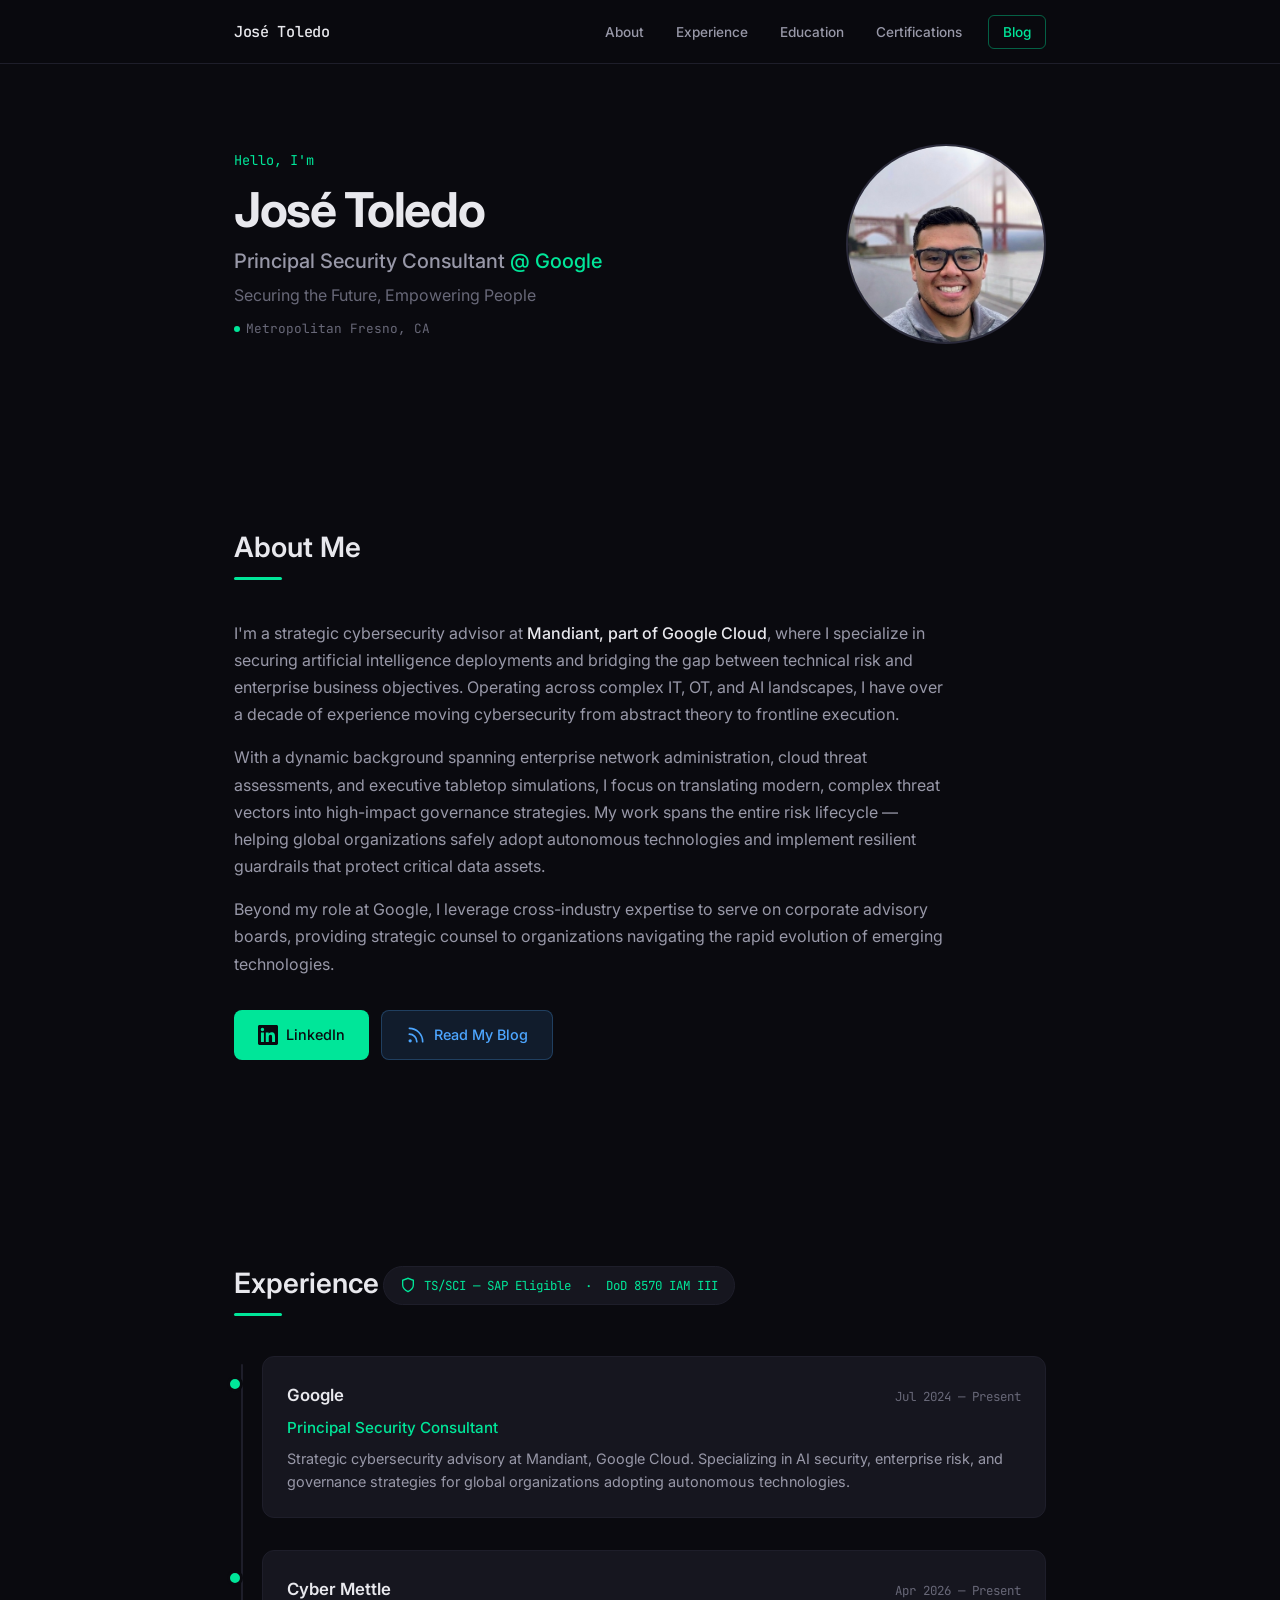
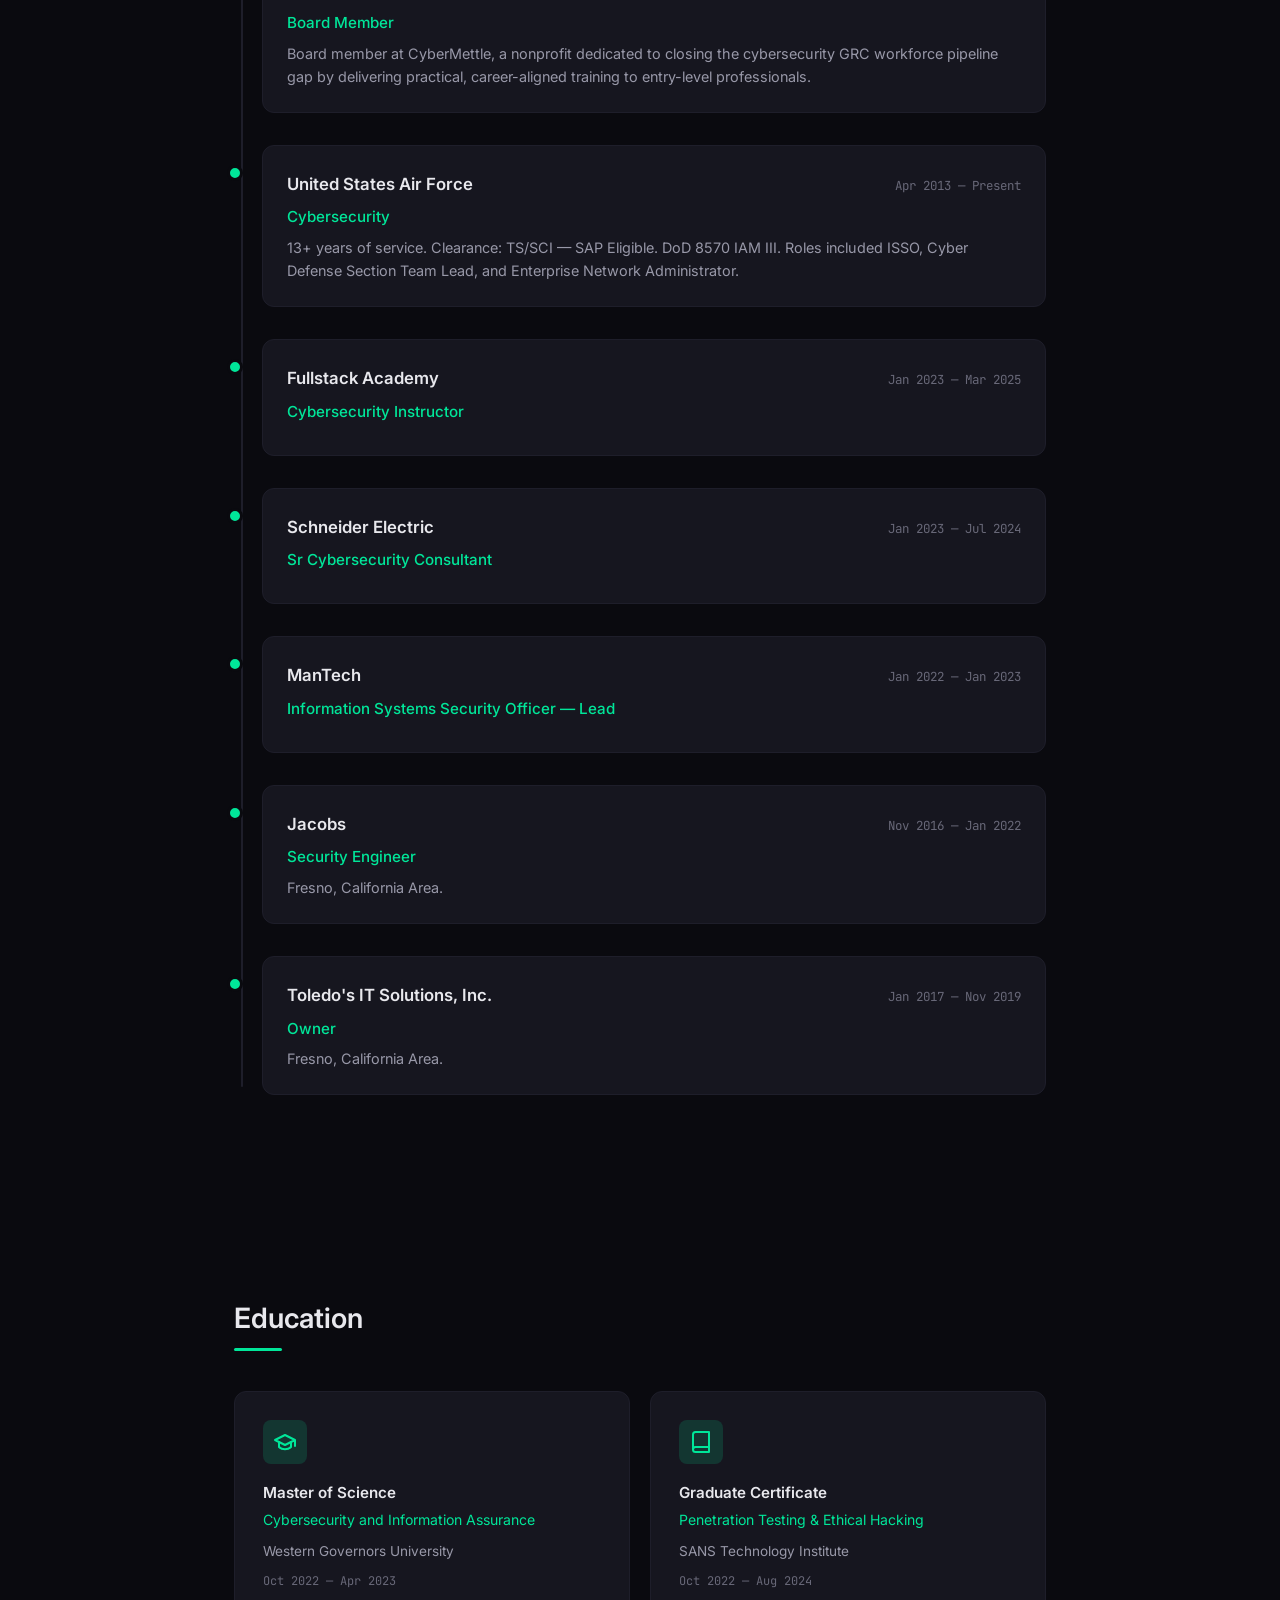
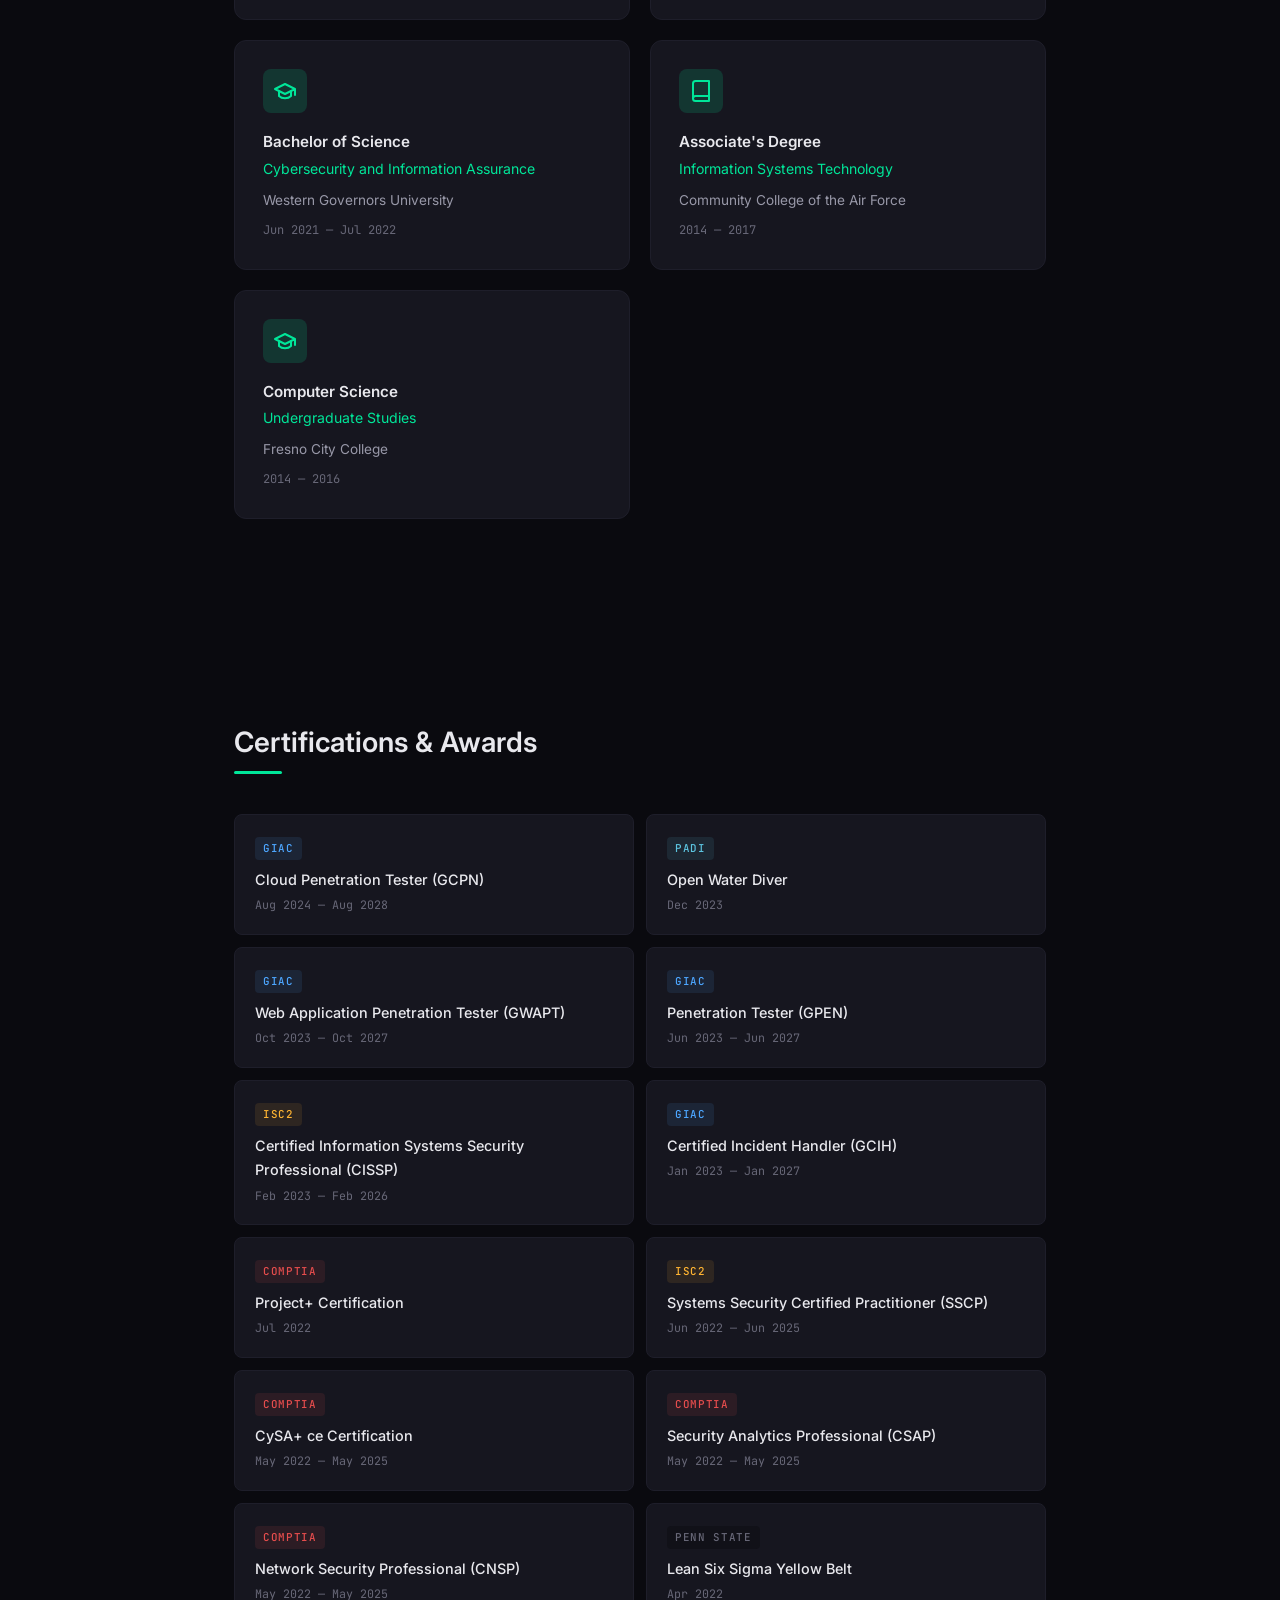
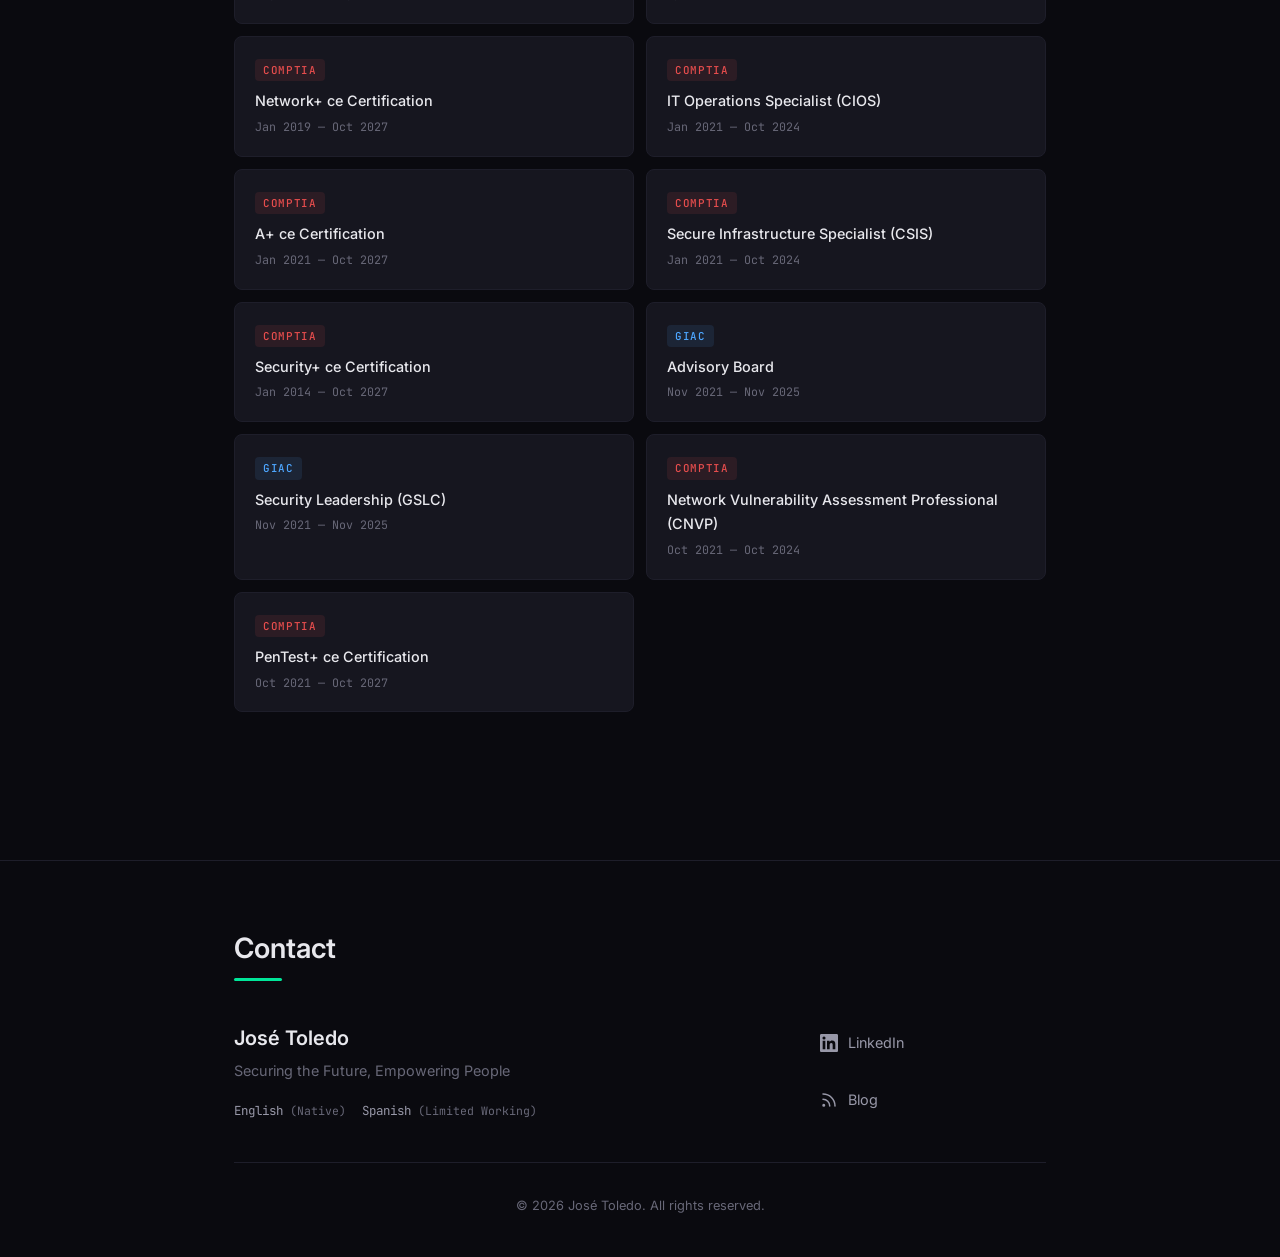
<file: index.html>
<!DOCTYPE html>
<html lang="en">
<head>
  <meta charset="UTF-8">
  <meta name="viewport" content="width=device-width, initial-scale=1.0">
  <meta name="description" content="José Toledo — Principal Security Consultant @ Google. Cybersecurity advisor specializing in AI security, OT, and enterprise risk.">
  <title>José Toledo — Cybersecurity Portfolio</title>
  <link rel="stylesheet" href="assets/css/style.css">
  <link rel="preconnect" href="https://fonts.googleapis.com">
  <link rel="preconnect" href="https://fonts.gstatic.com" crossorigin>
  <link href="https://fonts.googleapis.com/css2?family=Inter:wght@300;400;500;600;700&family=JetBrains+Mono:wght@400;500&display=swap" rel="stylesheet">
</head>
<body>

  <!-- ─── Navigation ─── -->
  <header class="header" id="header">
    <nav class="nav container">
      <a href="#hero" class="nav__logo">José Toledo</a>
      <ul class="nav__list" id="nav-list">
        <li><a href="#about" class="nav__link">About</a></li>
        <li><a href="#experience" class="nav__link">Experience</a></li>
        <li><a href="#education" class="nav__link">Education</a></li>
        <li><a href="#certifications" class="nav__link">Certifications</a></li>
        <li><a href="https://enigmatracer.com" class="nav__link nav__link--cta" target="_blank" rel="noopener">Blog</a></li>
      </ul>
      <button class="nav__toggle" id="nav-toggle" aria-label="Toggle menu">
        <span></span><span></span><span></span>
      </button>
    </nav>
  </header>

  <main>

    <!-- ─── Hero / About Me ─── -->
    <section class="hero section" id="hero">
      <div class="container hero__container">
        <div class="hero__image-wrapper">
          <img src="assets/images/profile.jpg" alt="José Toledo" class="hero__image">
        </div>
        <div class="hero__content">
          <p class="hero__eyebrow">Hello, I'm</p>
          <h1 class="hero__name">José Toledo</h1>
          <h2 class="hero__title">Principal Security Consultant <span class="hero__at">@ Google</span></h2>
          <p class="hero__subtitle">Securing the Future, Empowering People</p>
          <p class="hero__location">Metropolitan Fresno, CA</p>
        </div>
      </div>
    </section>

    <!-- ─── About ─── -->
    <section class="about section" id="about">
      <div class="container">
        <h2 class="section__heading">About Me</h2>
        <div class="about__text">
          <p>
            I'm a strategic cybersecurity advisor at <strong>Mandiant, part of Google Cloud</strong>, where I specialize in
            securing artificial intelligence deployments and bridging the gap between technical risk and enterprise
            business objectives. Operating across complex IT, OT, and AI landscapes, I have over a decade of experience
            moving cybersecurity from abstract theory to frontline execution.
          </p>
          <p>
            With a dynamic background spanning enterprise network administration, cloud threat assessments, and executive
            tabletop simulations, I focus on translating modern, complex threat vectors into high-impact governance
            strategies. My work spans the entire risk lifecycle — helping global organizations safely adopt autonomous
            technologies and implement resilient guardrails that protect critical data assets.
          </p>
          <p>
            Beyond my role at Google, I leverage cross-industry expertise to serve on corporate advisory boards, providing
            strategic counsel to organizations navigating the rapid evolution of emerging technologies.
          </p>
        </div>
        <div class="about__actions">
          <a href="https://www.linkedin.com/in/josemtoledo" class="btn btn--primary" target="_blank" rel="noopener">
            <svg width="20" height="20" viewBox="0 0 24 24" fill="currentColor"><path d="M20.447 20.452h-3.554v-5.569c0-1.328-.027-3.037-1.852-3.037-1.853 0-2.136 1.445-2.136 2.939v5.667H9.351V9h3.414v1.561h.046c.477-.9 1.637-1.85 3.37-1.85 3.601 0 4.267 2.37 4.267 5.455v6.286zM5.337 7.433a2.062 2.062 0 0 1-2.063-2.065 2.064 2.064 0 1 1 2.063 2.065zm1.782 13.019H3.555V9h3.564v11.452zM22.225 0H1.771C.792 0 0 .774 0 1.729v20.542C0 23.227.792 24 1.771 24h20.451C23.2 24 24 23.227 24 22.271V1.729C24 .774 23.2 0 22.222 0h.003z"/></svg>
            LinkedIn
          </a>
          <a href="https://enigmatracer.com" class="btn btn--blog" target="_blank" rel="noopener">
            <svg width="20" height="20" viewBox="0 0 24 24" fill="none" stroke="currentColor" stroke-width="2" stroke-linecap="round" stroke-linejoin="round"><path d="M4 11a9 9 0 0 1 9 9"/><path d="M4 4a16 16 0 0 1 16 16"/><circle cx="5" cy="19" r="1"/></svg>
            Read My Blog
          </a>
        </div>
      </div>
    </section>

    <!-- ─── Experience ─── -->
    <section class="experience section" id="experience">
      <div class="container">
        <h2 class="section__heading">Experience</h2>

        <!-- Clearance badge -->
        <div class="clearance-badge">
          <svg width="16" height="16" viewBox="0 0 24 24" fill="none" stroke="currentColor" stroke-width="2"><path d="M12 22s8-4 8-10V5l-8-3-8 3v7c0 6 8 10 8 10z"/></svg>
          TS/SCI — SAP Eligible &nbsp;·&nbsp; DoD 8570 IAM III
        </div>

        <div class="timeline">

          <!-- Google — Principal -->
          <div class="timeline__item">
            <div class="timeline__dot"></div>
            <div class="timeline__card">
              <div class="timeline__header">
                <h3 class="timeline__company">Google</h3>
                <span class="timeline__date">Jul 2024 — Present</span>
              </div>
              <p class="timeline__role">Principal Security Consultant</p>
              <p class="timeline__date timeline__date--mobile">Nov 2025 — Present</p>
              <p class="timeline__desc">Strategic cybersecurity advisory at Mandiant, Google Cloud. Specializing in AI security, enterprise risk, and governance strategies for global organizations adopting autonomous technologies.</p>
            </div>
          </div>

          <!-- Cyber Mettle -->
          <div class="timeline__item">
            <div class="timeline__dot"></div>
            <div class="timeline__card">
              <div class="timeline__header">
                <h3 class="timeline__company">Cyber Mettle</h3>
                <span class="timeline__date">Apr 2026 — Present</span>
              </div>
              <p class="timeline__role">Board Member</p>
              <p class="timeline__desc">Board member at CyberMettle, a nonprofit dedicated to closing the cybersecurity GRC workforce pipeline gap by delivering practical, career-aligned training to entry-level professionals.</p>
            </div>
          </div>

          <!-- USAF -->
          <div class="timeline__item">
            <div class="timeline__dot"></div>
            <div class="timeline__card">
              <div class="timeline__header">
                <h3 class="timeline__company">United States Air Force</h3>
                <span class="timeline__date">Apr 2013 — Present</span>
              </div>
              <p class="timeline__role">Cybersecurity</p>
              <p class="timeline__desc">13+ years of service. Clearance: TS/SCI — SAP Eligible. DoD 8570 IAM III. Roles included ISSO, Cyber Defense Section Team Lead, and Enterprise Network Administrator.</p>
            </div>
          </div>

          <!-- Fullstack Academy -->
          <div class="timeline__item">
            <div class="timeline__dot"></div>
            <div class="timeline__card">
              <div class="timeline__header">
                <h3 class="timeline__company">Fullstack Academy</h3>
                <span class="timeline__date">Jan 2023 — Mar 2025</span>
              </div>
              <p class="timeline__role">Cybersecurity Instructor</p>
            </div>
          </div>

          <!-- Schneider Electric -->
          <div class="timeline__item">
            <div class="timeline__dot"></div>
            <div class="timeline__card">
              <div class="timeline__header">
                <h3 class="timeline__company">Schneider Electric</h3>
                <span class="timeline__date">Jan 2023 — Jul 2024</span>
              </div>
              <p class="timeline__role">Sr Cybersecurity Consultant</p>
            </div>
          </div>

          <!-- ManTech -->
          <div class="timeline__item">
            <div class="timeline__dot"></div>
            <div class="timeline__card">
              <div class="timeline__header">
                <h3 class="timeline__company">ManTech</h3>
                <span class="timeline__date">Jan 2022 — Jan 2023</span>
              </div>
              <p class="timeline__role">Information Systems Security Officer — Lead</p>
            </div>
          </div>

          <!-- Jacobs -->
          <div class="timeline__item">
            <div class="timeline__dot"></div>
            <div class="timeline__card">
              <div class="timeline__header">
                <h3 class="timeline__company">Jacobs</h3>
                <span class="timeline__date">Nov 2016 — Jan 2022</span>
              </div>
              <p class="timeline__role">Security Engineer</p>
              <p class="timeline__desc">Fresno, California Area.</p>
            </div>
          </div>

          <!-- Toledo's IT Solutions -->
          <div class="timeline__item">
            <div class="timeline__dot"></div>
            <div class="timeline__card">
              <div class="timeline__header">
                <h3 class="timeline__company">Toledo's IT Solutions, Inc.</h3>
                <span class="timeline__date">Jan 2017 — Nov 2019</span>
              </div>
              <p class="timeline__role">Owner</p>
              <p class="timeline__desc">Fresno, California Area.</p>
            </div>
          </div>

        </div>
      </div>
    </section>

    <!-- ─── Education ─── -->
    <section class="education section" id="education">
      <div class="container">
        <h2 class="section__heading">Education</h2>
        <div class="education__grid">

          <div class="education__card">
            <div class="education__icon">
              <svg width="24" height="24" viewBox="0 0 24 24" fill="none" stroke="currentColor" stroke-width="2" stroke-linecap="round" stroke-linejoin="round"><path d="M22 10v6M2 10l10-5 10 5-10 5z"/><path d="M6 12v5c3 3 9 3 12 0v-5"/></svg>
            </div>
            <h3 class="education__degree">Master of Science</h3>
            <p class="education__field">Cybersecurity and Information Assurance</p>
            <p class="education__school">Western Governors University</p>
            <p class="education__date">Oct 2022 — Apr 2023</p>
          </div>

          <div class="education__card">
            <div class="education__icon">
              <svg width="24" height="24" viewBox="0 0 24 24" fill="none" stroke="currentColor" stroke-width="2" stroke-linecap="round" stroke-linejoin="round"><path d="M4 19.5A2.5 2.5 0 0 1 6.5 17H20"/><path d="M6.5 2H20v20H6.5A2.5 2.5 0 0 1 4 19.5v-15A2.5 2.5 0 0 1 6.5 2z"/></svg>
            </div>
            <h3 class="education__degree">Graduate Certificate</h3>
            <p class="education__field">Penetration Testing &amp; Ethical Hacking</p>
            <p class="education__school">SANS Technology Institute</p>
            <p class="education__date">Oct 2022 — Aug 2024</p>
          </div>

          <div class="education__card">
            <div class="education__icon">
              <svg width="24" height="24" viewBox="0 0 24 24" fill="none" stroke="currentColor" stroke-width="2" stroke-linecap="round" stroke-linejoin="round"><path d="M22 10v6M2 10l10-5 10 5-10 5z"/><path d="M6 12v5c3 3 9 3 12 0v-5"/></svg>
            </div>
            <h3 class="education__degree">Bachelor of Science</h3>
            <p class="education__field">Cybersecurity and Information Assurance</p>
            <p class="education__school">Western Governors University</p>
            <p class="education__date">Jun 2021 — Jul 2022</p>
          </div>

          <div class="education__card">
            <div class="education__icon">
              <svg width="24" height="24" viewBox="0 0 24 24" fill="none" stroke="currentColor" stroke-width="2" stroke-linecap="round" stroke-linejoin="round"><path d="M4 19.5A2.5 2.5 0 0 1 6.5 17H20"/><path d="M6.5 2H20v20H6.5A2.5 2.5 0 0 1 4 19.5v-15A2.5 2.5 0 0 1 6.5 2z"/></svg>
            </div>
            <h3 class="education__degree">Associate's Degree</h3>
            <p class="education__field">Information Systems Technology</p>
            <p class="education__school">Community College of the Air Force</p>
            <p class="education__date">2014 — 2017</p>
          </div>

          <div class="education__card">
            <div class="education__icon">
              <svg width="24" height="24" viewBox="0 0 24 24" fill="none" stroke="currentColor" stroke-width="2" stroke-linecap="round" stroke-linejoin="round"><path d="M22 10v6M2 10l10-5 10 5-10 5z"/><path d="M6 12v5c3 3 9 3 12 0v-5"/></svg>
            </div>
            <h3 class="education__degree">Computer Science</h3>
            <p class="education__field">Undergraduate Studies</p>
            <p class="education__school">Fresno City College</p>
            <p class="education__date">2014 — 2016</p>
          </div>

        </div>
      </div>
    </section>

    <!-- ─── Certifications & Awards ─── -->
    <section class="certifications section" id="certifications">
      <div class="container">
        <h2 class="section__heading">Certifications &amp; Awards</h2>

        <!-- Certifications grid -->
        <div class="certs-grid-all">

          <div class="certs-card">
            <div class="certs-card__issuer certs-card__issuer--giac">GIAC</div>
            <h3 class="certs-card__name">Cloud Penetration Tester (GCPN)</h3>
            <p class="certs-card__date">Aug 2024 — Aug 2028</p>
          </div>

          <div class="certs-card">
            <div class="certs-card__issuer certs-card__issuer--padi">PADI</div>
            <h3 class="certs-card__name">Open Water Diver</h3>
            <p class="certs-card__date">Dec 2023</p>
          </div>

          <div class="certs-card">
            <div class="certs-card__issuer certs-card__issuer--giac">GIAC</div>
            <h3 class="certs-card__name">Web Application Penetration Tester (GWAPT)</h3>
            <p class="certs-card__date">Oct 2023 — Oct 2027</p>
          </div>

          <div class="certs-card">
            <div class="certs-card__issuer certs-card__issuer--giac">GIAC</div>
            <h3 class="certs-card__name">Penetration Tester (GPEN)</h3>
            <p class="certs-card__date">Jun 2023 — Jun 2027</p>
          </div>

          <div class="certs-card">
            <div class="certs-card__issuer certs-card__issuer--isc2">ISC2</div>
            <h3 class="certs-card__name">Certified Information Systems Security Professional (CISSP)</h3>
            <p class="certs-card__date">Feb 2023 — Feb 2026</p>
          </div>

          <div class="certs-card">
            <div class="certs-card__issuer certs-card__issuer--giac">GIAC</div>
            <h3 class="certs-card__name">Certified Incident Handler (GCIH)</h3>
            <p class="certs-card__date">Jan 2023 — Jan 2027</p>
          </div>

          <div class="certs-card">
            <div class="certs-card__issuer certs-card__issuer--comptia">CompTIA</div>
            <h3 class="certs-card__name">Project+ Certification</h3>
            <p class="certs-card__date">Jul 2022</p>
          </div>

          <div class="certs-card">
            <div class="certs-card__issuer certs-card__issuer--isc2">ISC2</div>
            <h3 class="certs-card__name">Systems Security Certified Practitioner (SSCP)</h3>
            <p class="certs-card__date">Jun 2022 — Jun 2025</p>
          </div>

          <div class="certs-card">
            <div class="certs-card__issuer certs-card__issuer--comptia">CompTIA</div>
            <h3 class="certs-card__name">CySA+ ce Certification</h3>
            <p class="certs-card__date">May 2022 — May 2025</p>
          </div>

          <div class="certs-card">
            <div class="certs-card__issuer certs-card__issuer--comptia">CompTIA</div>
            <h3 class="certs-card__name">Security Analytics Professional (CSAP)</h3>
            <p class="certs-card__date">May 2022 — May 2025</p>
          </div>

          <div class="certs-card">
            <div class="certs-card__issuer certs-card__issuer--comptia">CompTIA</div>
            <h3 class="certs-card__name">Network Security Professional (CNSP)</h3>
            <p class="certs-card__date">May 2022 — May 2025</p>
          </div>

          <div class="certs-card">
            <div class="certs-card__issuer certs-card__issuer--other">Penn State</div>
            <h3 class="certs-card__name">Lean Six Sigma Yellow Belt</h3>
            <p class="certs-card__date">Apr 2022</p>
          </div>

          <div class="certs-card">
            <div class="certs-card__issuer certs-card__issuer--comptia">CompTIA</div>
            <h3 class="certs-card__name">Network+ ce Certification</h3>
            <p class="certs-card__date">Jan 2019 — Oct 2027</p>
          </div>

          <div class="certs-card">
            <div class="certs-card__issuer certs-card__issuer--comptia">CompTIA</div>
            <h3 class="certs-card__name">IT Operations Specialist (CIOS)</h3>
            <p class="certs-card__date">Jan 2021 — Oct 2024</p>
          </div>

          <div class="certs-card">
            <div class="certs-card__issuer certs-card__issuer--comptia">CompTIA</div>
            <h3 class="certs-card__name">A+ ce Certification</h3>
            <p class="certs-card__date">Jan 2021 — Oct 2027</p>
          </div>

          <div class="certs-card">
            <div class="certs-card__issuer certs-card__issuer--comptia">CompTIA</div>
            <h3 class="certs-card__name">Secure Infrastructure Specialist (CSIS)</h3>
            <p class="certs-card__date">Jan 2021 — Oct 2024</p>
          </div>

          <div class="certs-card">
            <div class="certs-card__issuer certs-card__issuer--comptia">CompTIA</div>
            <h3 class="certs-card__name">Security+ ce Certification</h3>
            <p class="certs-card__date">Jan 2014 — Oct 2027</p>
          </div>

          <div class="certs-card">
            <div class="certs-card__issuer certs-card__issuer--giac">GIAC</div>
            <h3 class="certs-card__name">Advisory Board</h3>
            <p class="certs-card__date">Nov 2021 — Nov 2025</p>
          </div>

          <div class="certs-card">
            <div class="certs-card__issuer certs-card__issuer--giac">GIAC</div>
            <h3 class="certs-card__name">Security Leadership (GSLC)</h3>
            <p class="certs-card__date">Nov 2021 — Nov 2025</p>
          </div>

          <div class="certs-card">
            <div class="certs-card__issuer certs-card__issuer--comptia">CompTIA</div>
            <h3 class="certs-card__name">Network Vulnerability Assessment Professional (CNVP)</h3>
            <p class="certs-card__date">Oct 2021 — Oct 2024</p>
          </div>

          <div class="certs-card">
            <div class="certs-card__issuer certs-card__issuer--comptia">CompTIA</div>
            <h3 class="certs-card__name">PenTest+ ce Certification</h3>
            <p class="certs-card__date">Oct 2021 — Oct 2027</p>
          </div>

        </div>


      </div>
    </section>

  </main>

  <!-- ─── Footer / Contact ─── -->
  <footer class="footer section" id="contact">
    <div class="container">
      <h2 class="section__heading">Contact</h2>
      <div class="footer__grid">
        <div class="footer__info">
          <p class="footer__name">José Toledo</p>
          <p class="footer__tagline">Securing the Future, Empowering People</p>
          <div class="footer__languages">
            <span>English <small>(Native)</small></span>
            <span>Spanish <small>(Limited Working)</small></span>
          </div>
        </div>
        <div class="footer__links">
          <a href="https://www.linkedin.com/in/josemtoledo" class="footer__link" target="_blank" rel="noopener">
            <svg width="18" height="18" viewBox="0 0 24 24" fill="currentColor"><path d="M20.447 20.452h-3.554v-5.569c0-1.328-.027-3.037-1.852-3.037-1.853 0-2.136 1.445-2.136 2.939v5.667H9.351V9h3.414v1.561h.046c.477-.9 1.637-1.85 3.37-1.85 3.601 0 4.267 2.37 4.267 5.455v6.286zM5.337 7.433a2.062 2.062 0 0 1-2.063-2.065 2.064 2.064 0 1 1 2.063 2.065zm1.782 13.019H3.555V9h3.564v11.452zM22.225 0H1.771C.792 0 0 .774 0 1.729v20.542C0 23.227.792 24 1.771 24h20.451C23.2 24 24 23.227 24 22.271V1.729C24 .774 23.2 0 22.222 0h.003z"/></svg>
            LinkedIn
          </a>
          <a href="https://enigmatracer.com" class="footer__link" target="_blank" rel="noopener">
            <svg width="18" height="18" viewBox="0 0 24 24" fill="none" stroke="currentColor" stroke-width="2" stroke-linecap="round" stroke-linejoin="round"><path d="M4 11a9 9 0 0 1 9 9"/><path d="M4 4a16 16 0 0 1 16 16"/><circle cx="5" cy="19" r="1"/></svg>
            Blog
          </a>
        </div>
      </div>
      <div class="footer__bottom">
        <p>&copy; <span id="current-year"></span> José Toledo. All rights reserved.</p>
      </div>
    </div>
  </footer>

  <script src="assets/js/main.js"></script>
</body>
</html>
</file>
<file: assets/css/style.css>
/* ═══════════════════════════════════════════════
   José Toledo — Portfolio Styles
   Dark & Minimal — Cybersecurity Professional
   ═══════════════════════════════════════════════ */

/* ─── CSS Variables ─── */
:root {
  --bg-primary: #0a0a0f;
  --bg-secondary: #111118;
  --bg-card: #16161f;
  --bg-card-hover: #1c1c28;
  --text-primary: #e8e8ed;
  --text-secondary: #9898a8;
  --text-muted: #686878;
  --accent: #00e699;
  --accent-glow: rgba(0, 230, 153, 0.15);
  --accent-dim: rgba(0, 230, 153, 0.4);
  --border: #1e1e2a;
  --border-light: #2a2a3a;
  --radius: 8px;
  --radius-lg: 12px;
  --font-sans: 'Inter', system-ui, -apple-system, sans-serif;
  --font-mono: 'JetBrains Mono', 'SF Mono', monospace;
  --transition: 200ms ease;
  --max-width: 860px;
  --nav-height: 64px;
}

/* ─── Reset & Base ─── */
*, *::before, *::after { box-sizing: border-box; margin: 0; padding: 0; }

html {
  scroll-behavior: smooth;
  scroll-padding-top: var(--nav-height);
}

body {
  font-family: var(--font-sans);
  background: var(--bg-primary);
  color: var(--text-primary);
  line-height: 1.7;
  -webkit-font-smoothing: antialiased;
  -moz-osx-font-smoothing: grayscale;
}

a { color: inherit; text-decoration: none; }
ul { list-style: none; }
img { max-width: 100%; display: block; }

.container {
  width: 100%;
  max-width: var(--max-width);
  margin: 0 auto;
  padding: 0 24px;
}

.section {
  padding: 100px 0;
}

/* ─── Section Headings ─── */
.section__heading {
  font-size: 1.75rem;
  font-weight: 600;
  color: var(--text-primary);
  margin-bottom: 48px;
  position: relative;
  display: inline-block;
}

.section__heading::after {
  content: '';
  position: absolute;
  bottom: -8px;
  left: 0;
  width: 48px;
  height: 3px;
  background: var(--accent);
  border-radius: 2px;
}

/* ─── Navigation ─── */
.header {
  position: fixed;
  top: 0;
  left: 0;
  width: 100%;
  height: var(--nav-height);
  background: rgba(10, 10, 15, 0.85);
  backdrop-filter: blur(12px);
  -webkit-backdrop-filter: blur(12px);
  border-bottom: 1px solid var(--border);
  z-index: 100;
  transition: background var(--transition), border-color var(--transition);
}

.header--scrolled {
  background: rgba(10, 10, 15, 0.95);
  border-bottom-color: var(--border-light);
}

.nav {
  display: flex;
  align-items: center;
  justify-content: space-between;
  height: 100%;
}

.nav__logo {
  font-family: var(--font-mono);
  font-size: 0.95rem;
  font-weight: 500;
  color: var(--text-primary);
  letter-spacing: -0.02em;
  transition: color var(--transition);
}

.nav__logo:hover { color: var(--accent); }

.nav__list {
  display: flex;
  align-items: center;
  gap: 4px;
}

.nav__link {
  padding: 8px 14px;
  font-size: 0.85rem;
  font-weight: 500;
  color: var(--text-secondary);
  border-radius: 6px;
  transition: color var(--transition), background var(--transition);
}

.nav__link:hover {
  color: var(--text-primary);
  background: var(--bg-card);
}

.nav__link--cta {
  color: var(--accent);
  border: 1px solid var(--accent-dim);
  margin-left: 8px;
}

.nav__link--cta:hover {
  background: var(--accent-glow);
  border-color: var(--accent);
}

.nav__link--blog {
  font-family: var(--font-mono);
  font-size: 0.8rem;
}

/* Hamburger */
.nav__toggle {
  display: none;
  flex-direction: column;
  gap: 5px;
  background: none;
  border: none;
  cursor: pointer;
  padding: 4px;
  z-index: 101;
}

.nav__toggle span {
  display: block;
  width: 22px;
  height: 2px;
  background: var(--text-primary);
  border-radius: 2px;
  transition: transform var(--transition), opacity var(--transition);
}

.nav__toggle.active span:nth-child(1) { transform: translateY(7px) rotate(45deg); }
.nav__toggle.active span:nth-child(2) { opacity: 0; }
.nav__toggle.active span:nth-child(3) { transform: translateY(-7px) rotate(-45deg); }

/* ─── Hero ─── */
.hero {
  padding-top: calc(var(--nav-height) + 80px);
  padding-bottom: 80px;
}

.hero__container {
  display: flex;
  flex-direction: row-reverse;
  align-items: center;
  gap: 56px;
}

.hero__content { flex: 1; }

.hero__eyebrow {
  font-family: var(--font-mono);
  font-size: 0.85rem;
  color: var(--accent);
  margin-bottom: 12px;
}

.hero__name {
  font-size: 3rem;
  font-weight: 700;
  line-height: 1.1;
  letter-spacing: -0.03em;
  margin-bottom: 8px;
}

.hero__title {
  font-size: 1.25rem;
  font-weight: 500;
  color: var(--text-secondary);
  margin-bottom: 4px;
}

.hero__at { color: var(--accent); }

.hero__subtitle {
  font-size: 1rem;
  color: var(--text-muted);
  margin-bottom: 8px;
}

.hero__location {
  font-family: var(--font-mono);
  font-size: 0.8rem;
  color: var(--text-muted);
  display: flex;
  align-items: center;
  gap: 6px;
}

.hero__location::before {
  content: '';
  display: inline-block;
  width: 6px;
  height: 6px;
  background: var(--accent);
  border-radius: 50%;
}

/* Profile image */
.hero__image-wrapper {
  flex-shrink: 0;
}

.hero__image {
  width: 200px;
  height: 200px;
  border-radius: 50%;
  object-fit: cover;
  border: 2px solid var(--border-light);
}

/* ─── About ─── */
.about__text {
  max-width: 720px;
}

.about__text p {
  color: var(--text-secondary);
  margin-bottom: 16px;
  font-size: 1rem;
}

.about__text p:last-child { margin-bottom: 0; }

.about__text strong { color: var(--text-primary); font-weight: 500; }

.about__actions {
  display: flex;
  gap: 12px;
  margin-top: 32px;
}

/* ─── Buttons ─── */
.btn {
  display: inline-flex;
  align-items: center;
  gap: 8px;
  padding: 12px 24px;
  font-size: 0.9rem;
  font-weight: 500;
  font-family: var(--font-sans);
  border-radius: var(--radius);
  transition: all var(--transition);
  cursor: pointer;
}

.btn--primary {
  background: var(--accent);
  color: #0a0a0f;
  border: none;
}

.btn--primary:hover {
  box-shadow: 0 0 24px var(--accent-glow);
  transform: translateY(-1px);
}

.btn--secondary {
  background: transparent;
  color: var(--text-primary);
  border: 1px solid var(--border-light);
}

.btn--secondary:hover {
  border-color: var(--accent-dim);
  background: var(--bg-card);
}

.btn--blog {
  background: rgba(77, 166, 255, 0.12);
  color: #4da6ff;
  border: 1px solid rgba(77, 166, 255, 0.25);
}

.btn--blog:hover {
  background: rgba(77, 166, 255, 0.2);
  border-color: rgba(77, 166, 255, 0.5);
  box-shadow: 0 0 20px rgba(77, 166, 255, 0.12);
  transform: translateY(-1px);
}

/* ─── Clearance Badge ─── */
.clearance-badge {
  display: inline-flex;
  align-items: center;
  gap: 8px;
  padding: 8px 16px;
  background: var(--bg-card);
  border: 1px solid var(--border);
  border-radius: 20px;
  font-family: var(--font-mono);
  font-size: 0.78rem;
  color: var(--accent);
  margin-bottom: 40px;
}

/* ─── Timeline (Experience) ─── */
.timeline {
  position: relative;
  padding-left: 28px;
}

.timeline::before {
  content: '';
  position: absolute;
  left: 7px;
  top: 8px;
  bottom: 8px;
  width: 2px;
  background: var(--border);
  border-radius: 1px;
}

.timeline__item {
  position: relative;
  margin-bottom: 32px;
}

.timeline__item:last-child { margin-bottom: 0; }

.timeline__dot {
  position: absolute;
  left: -28px;
  top: 20px;
  width: 16px;
  height: 16px;
  border-radius: 50%;
  background: var(--accent);
  border: 3px solid var(--bg-primary);
  transform: translateX(-7px);
  z-index: 1;
}

.timeline__dot--small {
  width: 10px;
  height: 10px;
  top: 23px;
  transform: translateX(-4px);
  background: var(--text-muted);
  border-width: 2px;
}

.timeline__card {
  background: var(--bg-card);
  border: 1px solid var(--border);
  border-radius: var(--radius-lg);
  padding: 24px;
  transition: border-color var(--transition), background var(--transition);
}

.timeline__card:hover {
  border-color: var(--border-light);
  background: var(--bg-card-hover);
}

.timeline__header {
  display: flex;
  justify-content: space-between;
  align-items: baseline;
  gap: 16px;
  margin-bottom: 6px;
  flex-wrap: wrap;
}

.timeline__company {
  font-size: 1.05rem;
  font-weight: 600;
  color: var(--text-primary);
}

.timeline__date {
  font-family: var(--font-mono);
  font-size: 0.78rem;
  color: var(--text-muted);
  white-space: nowrap;
}

.timeline__date--mobile { display: none; }

.timeline__role {
  font-size: 0.95rem;
  font-weight: 500;
  color: var(--accent);
  margin-bottom: 6px;
}

.timeline__desc {
  font-size: 0.9rem;
  color: var(--text-secondary);
  margin-top: 4px;
  line-height: 1.6;
}

/* ─── Education ─── */
.education__grid {
  display: grid;
  grid-template-columns: repeat(auto-fill, minmax(260px, 1fr));
  gap: 20px;
}

.education__card {
  background: var(--bg-card);
  border: 1px solid var(--border);
  border-radius: var(--radius-lg);
  padding: 28px;
  transition: border-color var(--transition), background var(--transition);
}

.education__card:hover {
  border-color: var(--border-light);
  background: var(--bg-card-hover);
}

.education__icon {
  width: 44px;
  height: 44px;
  border-radius: var(--radius);
  background: var(--accent-glow);
  color: var(--accent);
  display: flex;
  align-items: center;
  justify-content: center;
  margin-bottom: 16px;
}

.education__degree {
  font-size: 0.95rem;
  font-weight: 600;
  color: var(--text-primary);
  margin-bottom: 2px;
}

.education__field {
  font-size: 0.88rem;
  color: var(--accent);
  margin-bottom: 8px;
}

.education__school {
  font-size: 0.85rem;
  color: var(--text-secondary);
}

.education__date {
  font-family: var(--font-mono);
  font-size: 0.75rem;
  color: var(--text-muted);
  margin-top: 8px;
}

/* ─── Certifications & Awards ─── */

/* Cert cards grid */
.certs-grid-all {
  display: grid;
  grid-template-columns: 1fr 1fr;
  gap: 12px;
  margin-bottom: 48px;
}

.certs-card {
  background: var(--bg-card);
  border: 1px solid var(--border);
  border-radius: var(--radius);
  padding: 18px 20px;
  transition: border-color var(--transition), background var(--transition);
}

.certs-card:hover {
  border-color: var(--border-light);
  background: var(--bg-card-hover);
}

.certs-card__issuer {
  display: inline-block;
  font-family: var(--font-mono);
  font-size: 0.68rem;
  font-weight: 500;
  text-transform: uppercase;
  letter-spacing: 0.06em;
  padding: 2px 8px;
  border-radius: 4px;
  margin-bottom: 8px;
}

.certs-card__issuer--giac    { color: #4da6ff; background: rgba(77, 166, 255, 0.1); }
.certs-card__issuer--comptia { color: #e64d4d; background: rgba(230, 77, 77, 0.1); }
.certs-card__issuer--isc2    { color: #ffb432; background: rgba(255, 180, 50, 0.1); }
.certs-card__issuer--padi    { color: #5cc4e0; background: rgba(92, 196, 224, 0.1); }
.certs-card__issuer--other   { color: var(--text-muted); background: var(--bg-secondary); }

.certs-card__name {
  font-size: 0.9rem;
  font-weight: 500;
  color: var(--text-primary);
  margin-bottom: 4px;
}

.certs-card__date {
  font-family: var(--font-mono);
  font-size: 0.73rem;
  color: var(--text-muted);
}

/* Awards */
.certs-awards__title {
  font-size: 0.85rem;
  font-weight: 600;
  text-transform: uppercase;
  letter-spacing: 0.08em;
  color: var(--text-muted);
  margin-bottom: 16px;
}

.certs-awards {
  display: flex;
  flex-wrap: wrap;
  gap: 10px;
}

.certs-award {
  display: inline-block;
  padding: 8px 16px;
  background: rgba(255, 180, 50, 0.08);
  border: 1px solid rgba(255, 180, 50, 0.2);
  border-radius: 20px;
  font-size: 0.82rem;
  color: #ffb432;
  font-family: var(--font-mono);
  font-size: 0.78rem;
}

/* ─── Footer ─── */
.footer {
  border-top: 1px solid var(--border);
  padding-top: 64px;
  padding-bottom: 40px;
}

.footer__grid {
  display: flex;
  justify-content: space-between;
  gap: 40px;
  margin-bottom: 40px;
  flex-wrap: wrap;
}

.footer__info { flex: 1; min-width: 200px; }

.footer__name {
  font-size: 1.25rem;
  font-weight: 600;
  margin-bottom: 4px;
}

.footer__tagline {
  font-size: 0.9rem;
  color: var(--text-muted);
  margin-bottom: 16px;
}

.footer__languages {
  display: flex;
  gap: 16px;
  font-family: var(--font-mono);
  font-size: 0.78rem;
  color: var(--text-secondary);
}

.footer__languages small {
  color: var(--text-muted);
  font-size: 0.72rem;
}

.footer__links {
  display: flex;
  flex-direction: column;
  gap: 12px;
  min-width: 240px;
}

.footer__link {
  display: flex;
  align-items: center;
  gap: 10px;
  font-size: 0.9rem;
  color: var(--text-secondary);
  padding: 10px 14px;
  border-radius: var(--radius);
  transition: color var(--transition), background var(--transition);
}

.footer__link:hover {
  color: var(--accent);
  background: var(--bg-card);
}

.footer__bottom {
  text-align: center;
  font-size: 0.8rem;
  color: var(--text-muted);
  padding-top: 32px;
  border-top: 1px solid var(--border);
}

/* ─── Scroll Reveal ─── */
.reveal {
  opacity: 0;
  transform: translateY(24px);
  transition: opacity 0.6s ease, transform 0.6s ease;
}

.reveal.visible {
  opacity: 1;
  transform: translateY(0);
}

/* ─── Responsive ─── */

/* Tablet & below */
@media (max-width: 768px) {

  .section { padding: 72px 0; }

  .section__heading { font-size: 1.5rem; margin-bottom: 36px; }

  /* Navigation */
  .nav__list {
    position: fixed;
    top: 0;
    right: -100%;
    width: 280px;
    height: 100vh;
    flex-direction: column;
    justify-content: center;
    gap: 8px;
    background: var(--bg-secondary);
    border-left: 1px solid var(--border);
    transition: right 0.3s ease;
    padding: 24px;
  }

  .nav__list.active { right: 0; }

  .nav__link {
    font-size: 1.05rem;
    padding: 12px 16px;
    width: 100%;
  }

  .nav__link--cta { margin-left: 0; }

  .nav__toggle { display: flex; }

  /* Hero */
  .hero__container {
    flex-direction: column;
    text-align: center;
    gap: 32px;
  }

  .hero__name { font-size: 2.25rem; }
  .hero__title { font-size: 1.05rem; }
  .hero__location { justify-content: center; }

  .hero__image-placeholder {
    width: 140px;
    height: 140px;
  }

  /* About */
  .about__actions { flex-direction: column; }
  .btn { justify-content: center; }

  /* Timeline */
  .timeline__header { flex-direction: column; gap: 4px; }
  .timeline__date { display: none; }
  .timeline__date--mobile {
    display: block;
    font-family: var(--font-mono);
    font-size: 0.78rem;
    color: var(--text-muted);
    margin-bottom: 8px;
  }

  /* Education */
  .education__grid { grid-template-columns: 1fr; }

  /* Certifications */
  .certs-grid-all { grid-template-columns: 1fr; }

  /* Footer */
  .footer__grid { flex-direction: column; gap: 32px; }
}

/* Small phones */
@media (max-width: 480px) {
  .container { padding: 0 18px; }
  .hero__name { font-size: 1.85rem; }
  .timeline { padding-left: 22px; }
  .timeline__dot { left: -22px; width: 12px; height: 12px; top: 22px; transform: translateX(-5px); }
  .timeline__dot--small { width: 8px; height: 8px; top: 24px; transform: translateX(-3px); }
  .timeline::before { left: 4px; }
}
</file>
